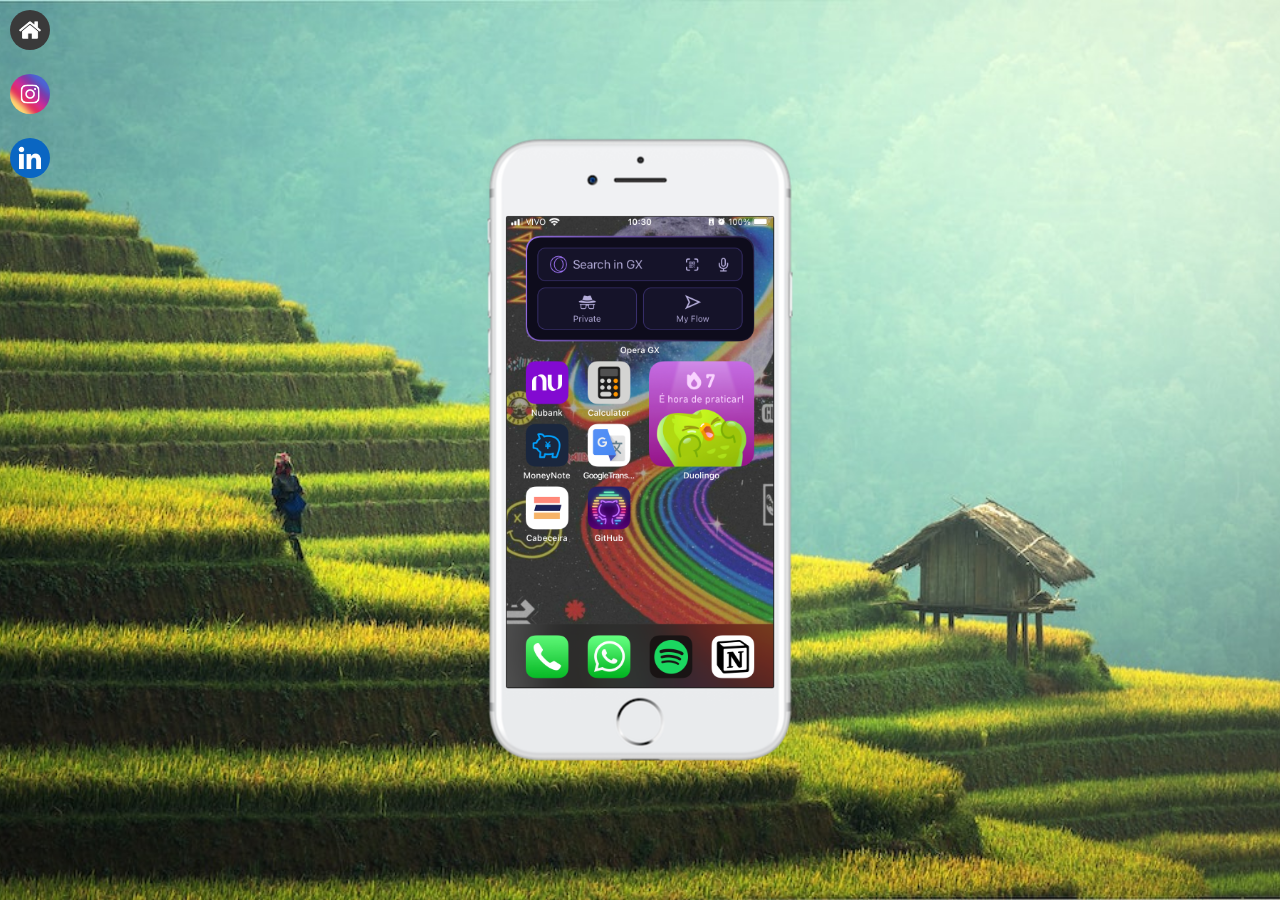
<file: index.html>
<!DOCTYPE html>
<html lang="pt-br">
<head>
    <meta charset="UTF-8">
    <meta name="viewport" content="width=device-width, initial-scale=1.0">
    <link rel="shortcut icon" href="imagens/favicon.png" type="image/x-icon">
    <link rel="stylesheet" href="estilo/style.css">
    <title>Minhas-Redes-Sociais</title>
</head>
<body>
    <main>
        <section id="telefone">
            <iframe src="páginas/home.html" frameborder="0" id="tela" name="tela">
                Seu navegador não é compátivel com este recurso!
            </iframe>
        </section>
        <section id="botao">
            <a href="páginas/home.html" target="tela"><img src="imagens/logo-home.jpg" alt=""></a><br>
            <a href="páginas/instagram.html" target="tela"><img src="imagens/logo-instagram.jpg" alt=""></a><br>
            <a href=""><img src="imagens/logo-linkdin.png" alt=""></a><br>
        </section>
    </main>
</body>
</html>
</file>
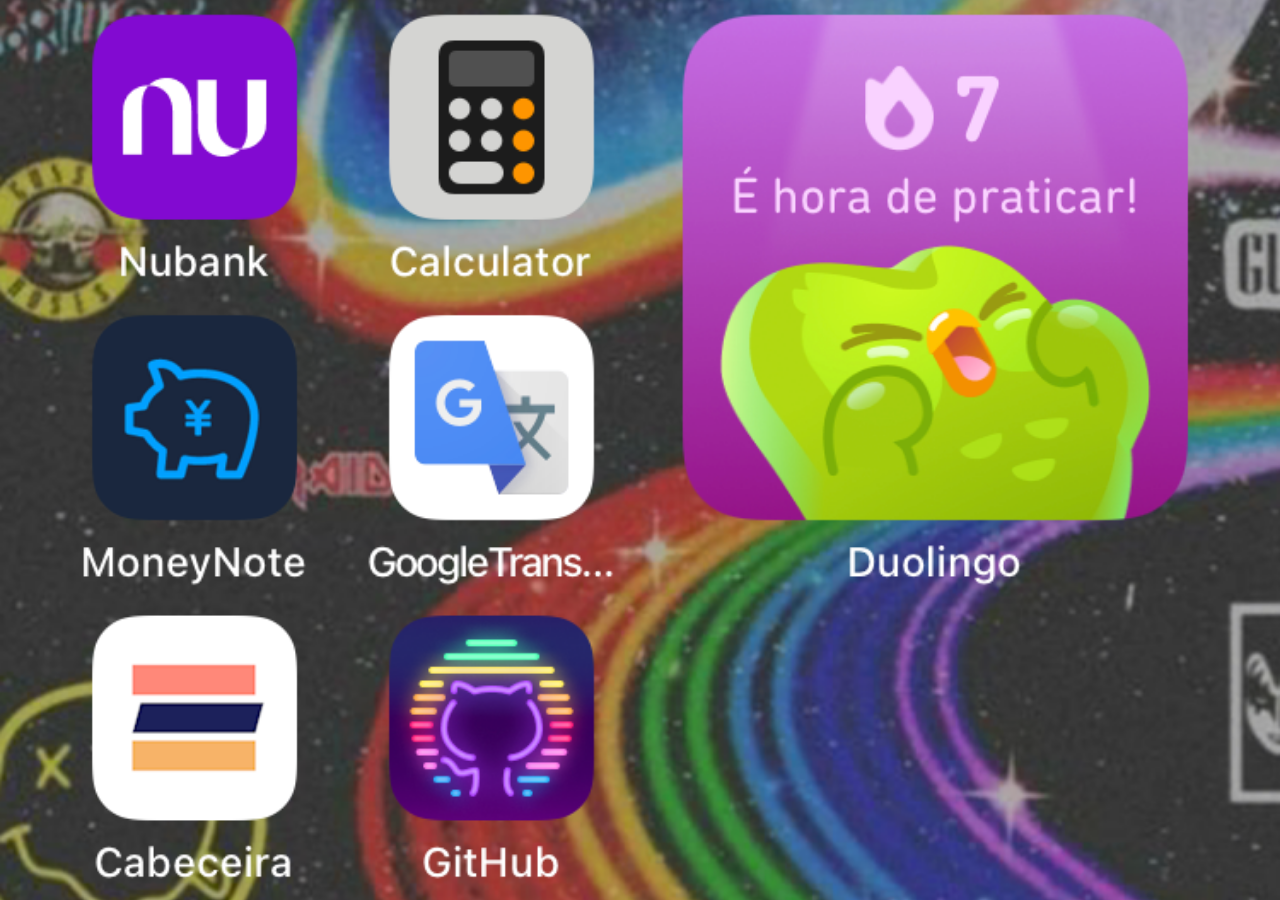
<file: páginas/home.html>
<!DOCTYPE html>
<html lang="pt-br">
<head>
    <meta charset="UTF-8">
    <meta name="viewport" content="width=device-width, initial-scale=1.0">
    <title>Home</title>
    <style>
        * {
            margin: 0px;
            padding: 0px;
        }

        body {
            background: url(../imagens/tela-home.png) center center no-repeat fixed;
            background-size: cover;
        }
    </style>
</head>
<body>
    
</body>
</html>
</file>
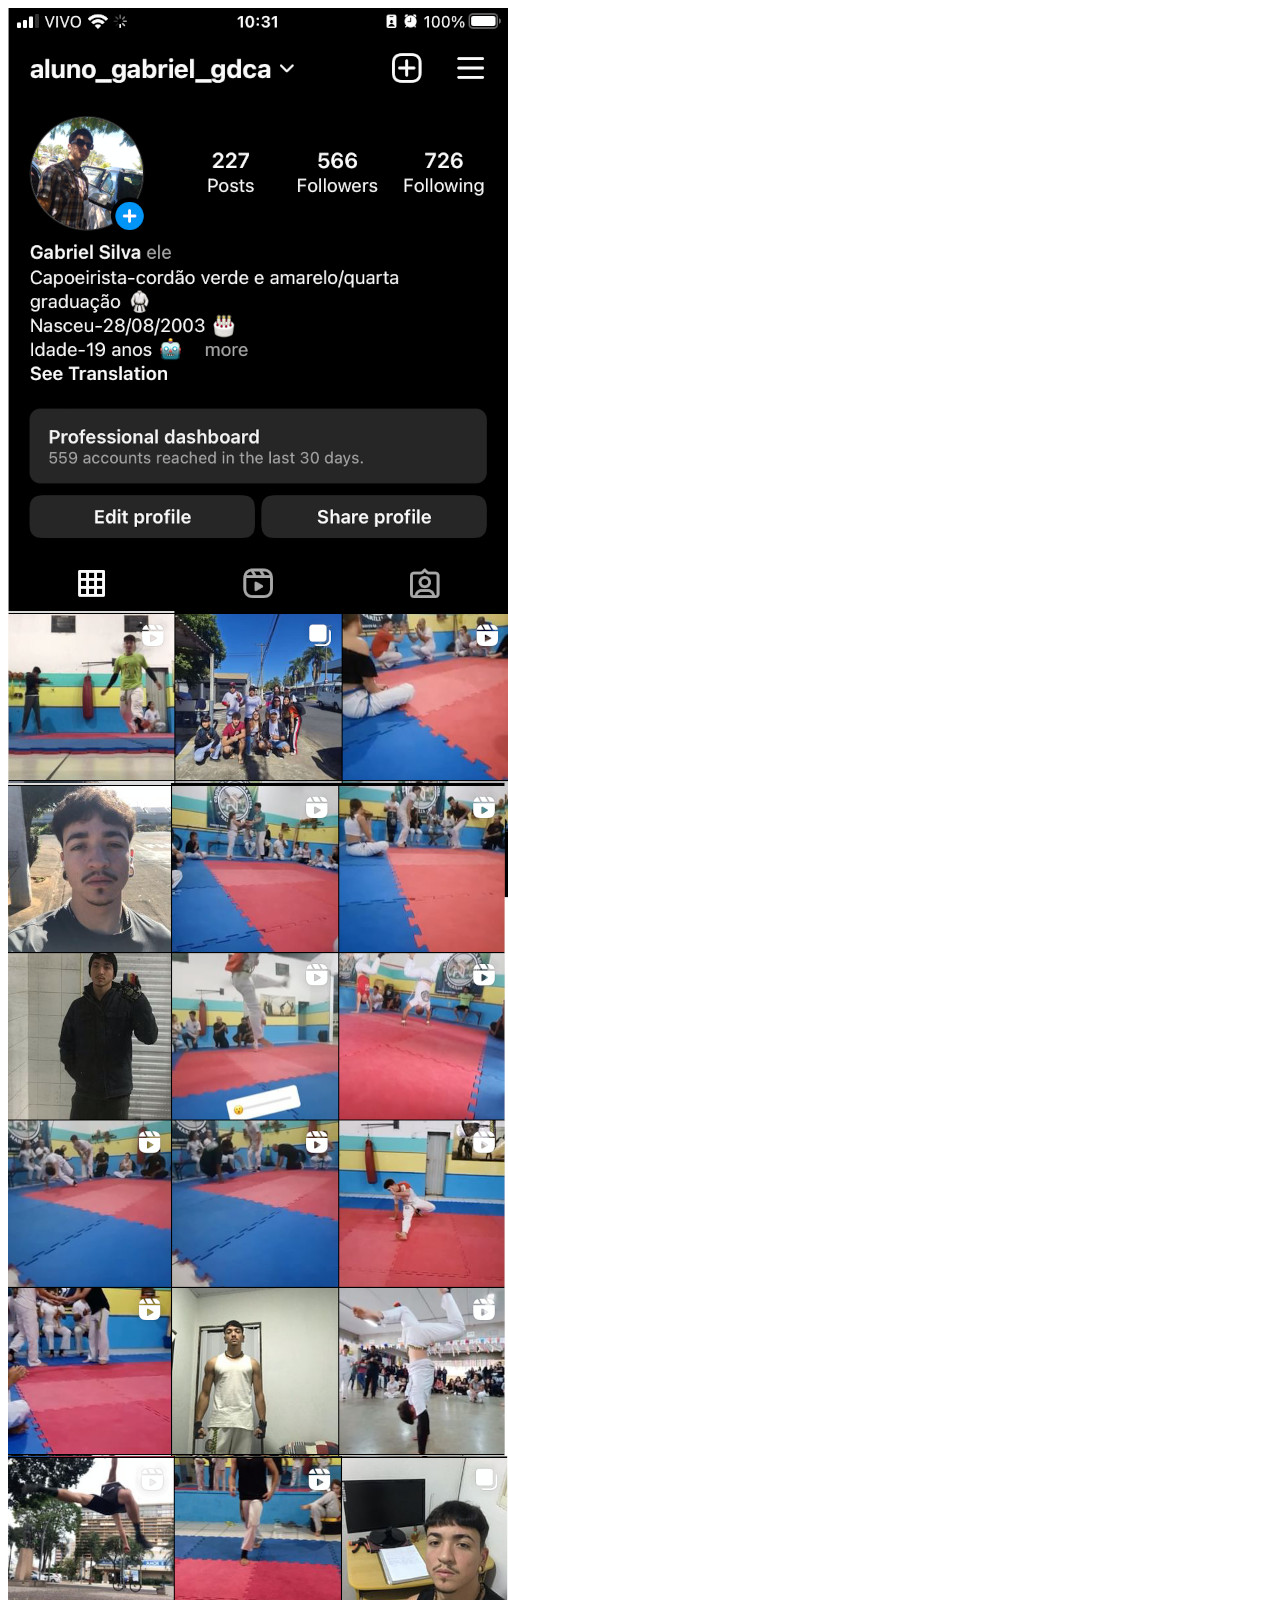
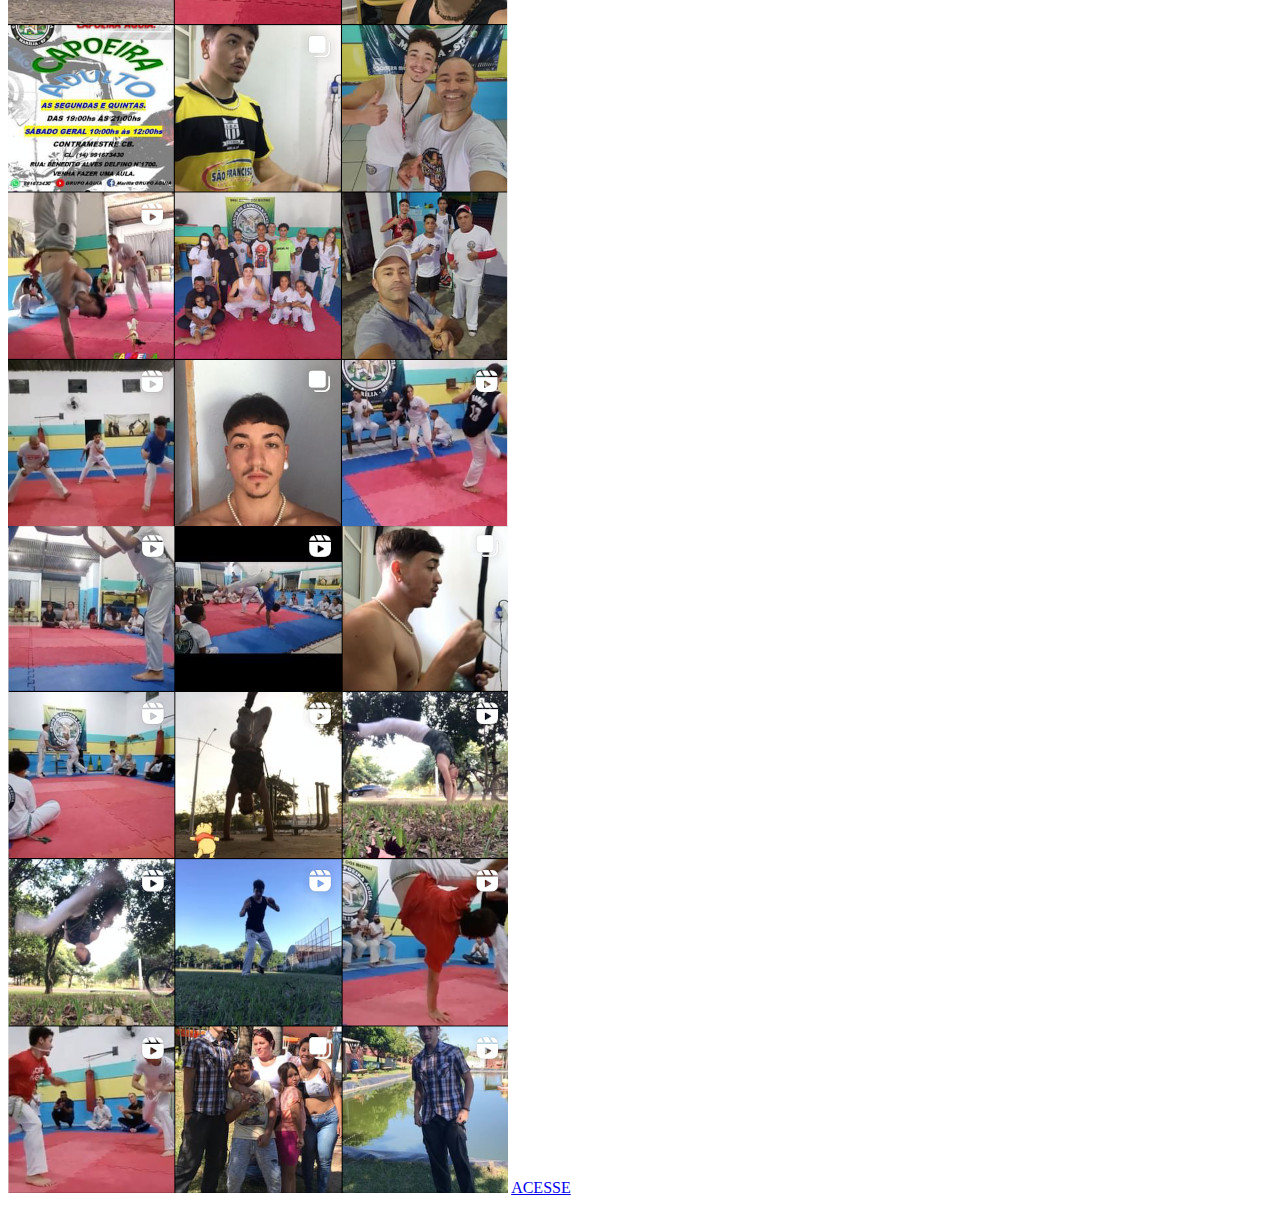
<file: páginas/instagram.html>
<!DOCTYPE html>
<html lang="pt-br">
<head>
    <meta charset="UTF-8">
    <meta name="viewport" content="width=device-width, initial-scale=1.0">
    <link rel="stylesheet" href="../estilo/style0.css">
    <title>Instagram</title>
</head>
<body>
    <img src="../imagens/tela-instagram.jpg" alt="Instagram">
    <a href="https://www.instagram.com/aluno_gabriel_gdca/" target="_blank" rel="external">ACESSE</a>
</body>
</html>
</file>
<file: estilo/style.css>
@charset "UTF-8";

* {
    margin: 0px;
    padding: 0px;
}

html, body {
    background-color: black;
    width: 100vw;
    height: 100vh;
}

body {
    background: url(../imagens/wallpaper.jpg) center center no-repeat fixed;
    background-size: cover;
}

main {
    position: relative;
    height: 100vh;
}

#telefone {
    background-color: rebeccapurple;
    position: absolute;
    top: 50%;
    left: 50%;
    transform: translate(-50%, -50%);
    height: 627px;
    width: 311px;
    background: url(../imagens/frame-iphone.png) no-repeat;
}

#tela {
    background-color: black;
    position: relative;
    top: 80px;
    left: 22px;
    width: 267px;
    height: 471px;
}

#botao img {
    height: 40px;
    border-radius: 50%;
    padding: 10px;
}

#botao img:hover {
    height: 45px;
    padding: 10px;
    transition: .3s;
}
</file>
<file: estilo/style0.css>
@charset "UTF-8";
</file>
